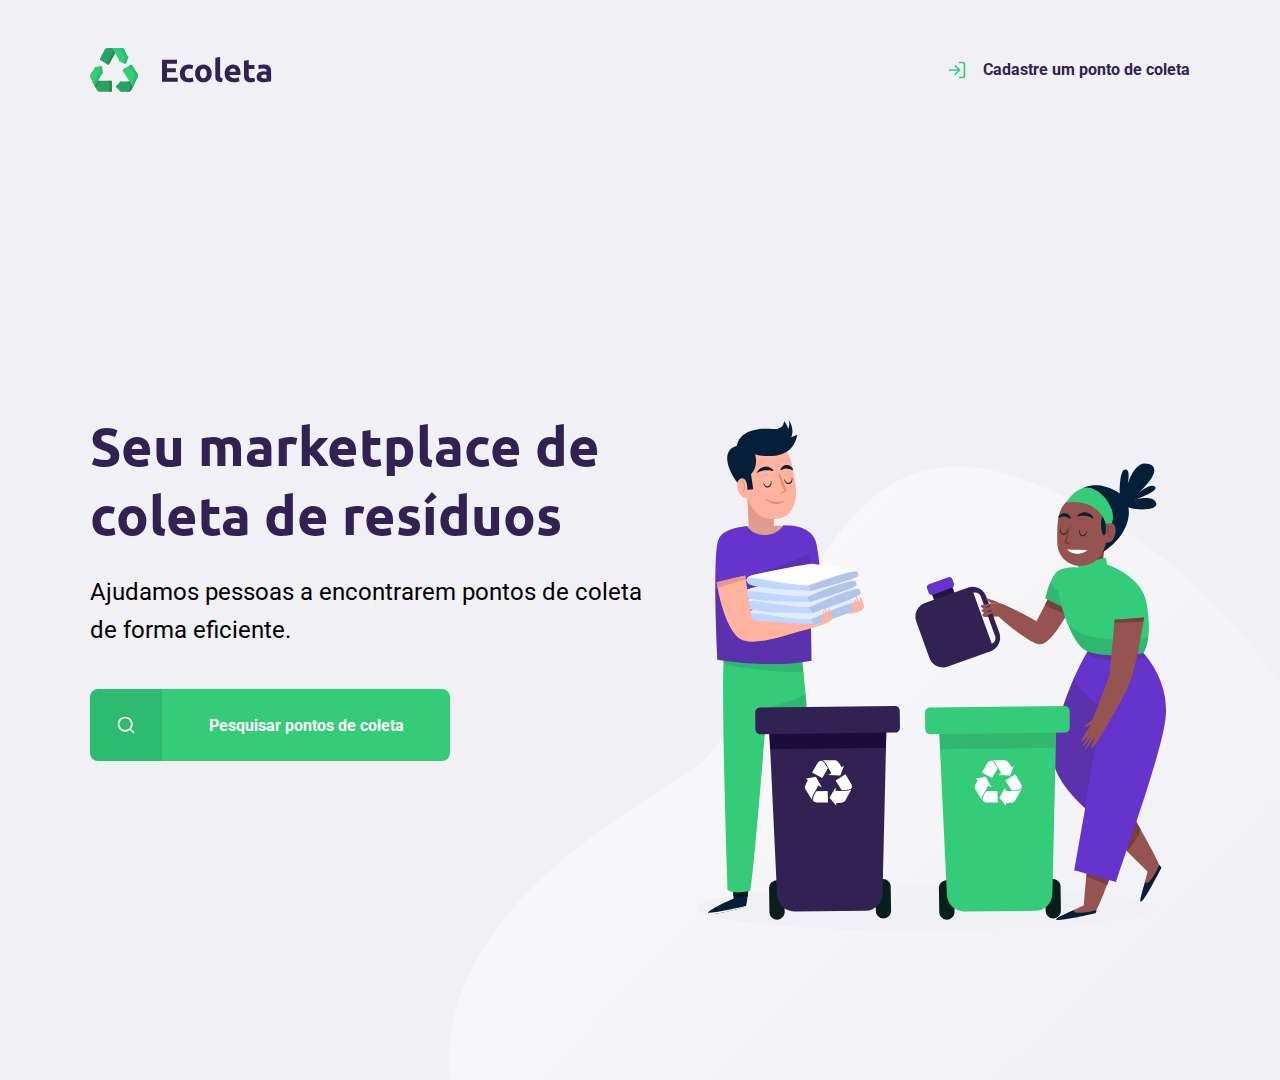
<file: src/index.html>
<!DOCTYPE html>

<html lang="pt-br">
    <head>
        <meta charset="utf-8">
        <meta name="viewport" content="width=device-width, inicial-scale=1.0">
        <title>Ecoleta</title>

        <link href="https://fonts.googleapis.com/css2?family=Roboto:wght@300;700&display=swap" rel="stylesheet">
        <link href="https://fonts.googleapis.com/css2?family=Ubuntu:wght@700&display=swap" rel="stylesheet">
        
        <link rel="stylesheet" href="styles/main.css">
    </head>
    
    <body>

        <div id="page-home">
            <div class="content">
                <header>
                    <a href="index.html"><img src="assets/logo.svg" alt="Logomarca"></a>
                    <a href="https://google.com.br">
                        <span></span>
                        Cadastre um ponto de coleta
                    </a>
                </header>

                <main>
                    <h1>Seu marketplace de coleta de resíduos</h1>
                    <p>Ajudamos pessoas a encontrarem pontos de coleta de forma eficiente.</p>
                    <a href="#">
                        <span></span>
                        <strong>Pesquisar pontos de coleta</strong>
                    </a>
                </main>
            </div>

        </div>
    </body>
</html>
</file>
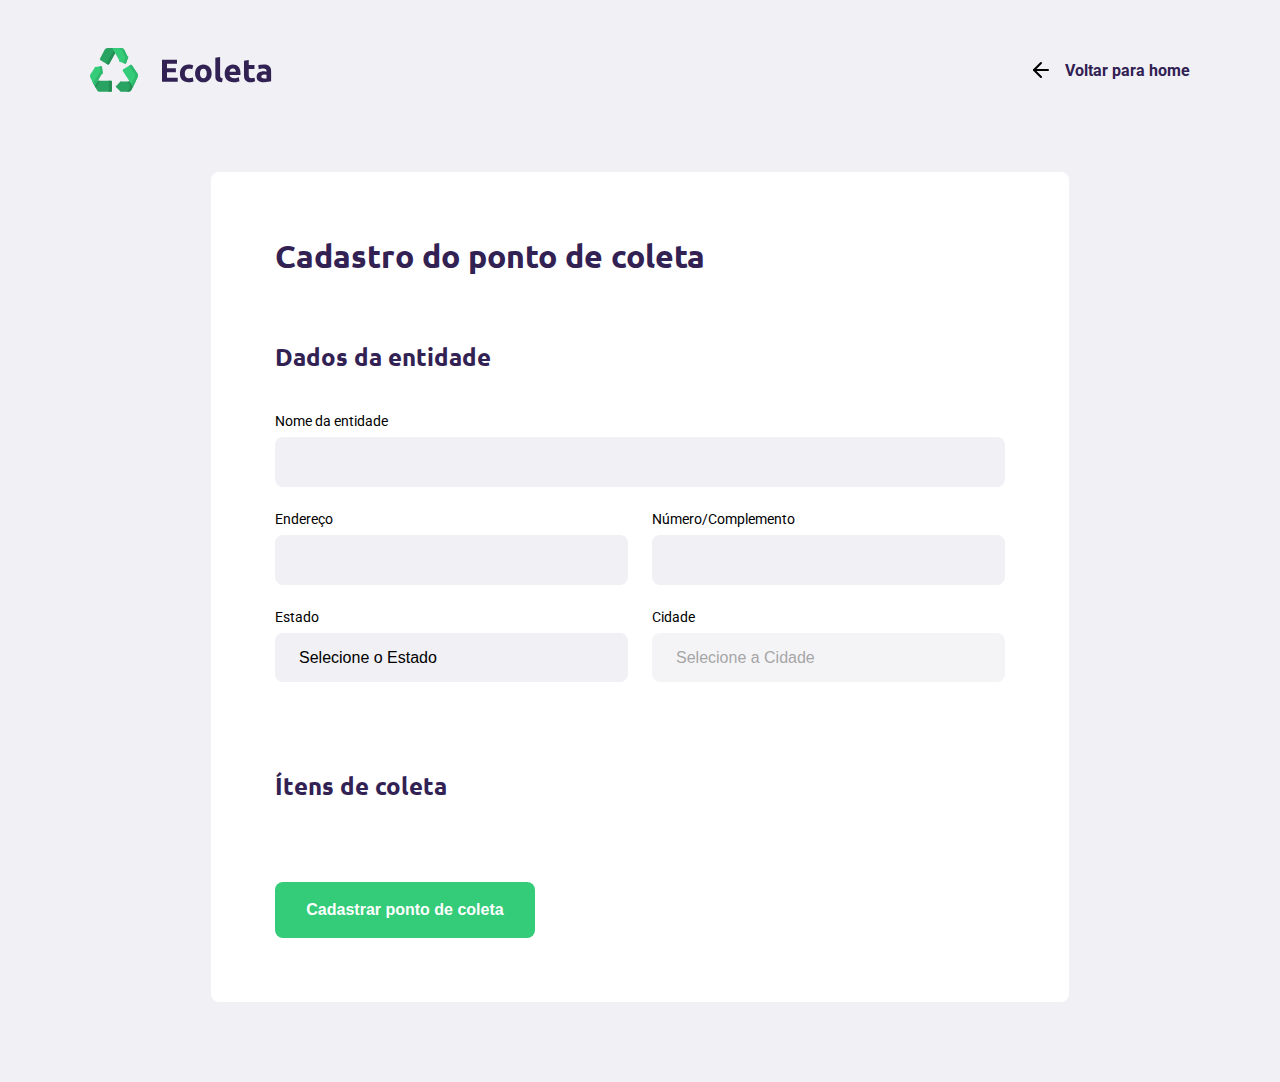
<file: src/create-point.html>
<!DOCTYPE html>

<html lang="pt-br">
    <head>
        <meta charset="utf-8">
        <meta name="viewport" content="width=device-width, inicial-scale=1.0">
        <title>Criar um Ponto de Coleta</title>

        <link href="https://fonts.googleapis.com/css2?family=Roboto:wght@300;700&display=swap" rel="stylesheet">
        <link href="https://fonts.googleapis.com/css2?family=Ubuntu:wght@700&display=swap" rel="stylesheet">
        
        <link rel="stylesheet" href="styles/main.css">
        <link rel="stylesheet" href="styles/create-point.css">
        <link rel="stylesheet" href="styles/responsive.css">
    </head>
    
    <body>

        <div id="page-create-point">
            <header>
                <a href="index.html"><img src="assets/logo.svg" alt="Logomarca"></a>
                <a href="https://google.com.br">
                    <span></span>
                    Voltar para home
                </a>
            </header>

            <form action="">
                <h1>Cadastro do ponto de coleta</h1>
                <fieldset>
                    <legend>
                        <h2>Dados da entidade</h2>
                    </legend>    
                    
                    <div class="field">
                        <label for="">Nome da entidade</label>
                        <input type="text" name="name">
                    </div>

                    <div class="field-group">
                        <div class="field">
                            <label for="address">Endereço</label>
                            <input type="text" name="address">
                        </div>
                        <div class="field">
                            <label for="address">Número/Complemento</label>
                            <input type="text" name="address2">
                        </div>
                    </div>

                    <div class="field-group">
                        <div class="field">
                            <label for="state">Estado</label>
                            <select name="uf">
                                <option value="">Selecione o Estado</option>
                            </select>

                            <input type="hidden" name="state">
                        </div>
                        <div class="field">
                            <label for="city">Cidade</label>
                            <select name="city" disabled>
                                <option value="">Selecione a Cidade</option>
                            </select>
                        </div>
                    </div>


                </fieldset>
                




                <fieldset>
                    <legend>
                        <h2>Ítens de coleta</h2>
                    </legend>
                </fieldset>

                <button type="submit">Cadastrar ponto de coleta</button>
            </form>
        </div>

        <script src="scripts/create-point.js"></script>
    </body>
</html>
</file>
<file: src/styles/main.css>
/*Cria uma 'variável' com o valor da cor*/
:root{
    --title-color: #322153;
    --primary-color: #34cb79;
}

*{
    margin: 0;
    padding: 0;
}

html{
    font-family: 'Roboto', sans-serif;
}

body{
    background-color: #f0f0f5;
    --webkit-font-smoothing: antialiased;
}

a{
    text-decoration: none;
}

h1, h2, h3, h4, h5, h6{
    color: var(--title-color);
    font-family: 'Ubuntu', sans-serif;
}

#page-home{
    height: 120vh;

    background: url('../assets/home-background.svg') no-repeat;
    background-position: 35vw bottom;
}

/*Limites laterais do conteúdo.*/
#page-home .content{
    width: 90%;
    /*Largura máxima de content*/
    max-width: 1100px;
    height: 100%;
    display: flex;
    flex-direction: column;

    /*Determina uma margem automática para a direita e esquerda, centralizando o conteúdo.*/
    /*
    Quando há um valor, aplica-se a todos os lados.
    Quando há apenas dois valores (margin: 0 auto .i.e), aplica-se o primeiro valor
    à Top e Bottom e depois à Left e Right.
    Quando há três valores, o primeiro aplica-se a Top, segundo a Left e Right e o último a Bottom
    Quando há 4 valores, aplica-se a Top - Right - Bottom - Left*/
    margin: 0 auto;
}

/*- - BOX-MODEL - -
Block: Exibição do elemento por toda a linha.
Inline: Box ocupa apenas o espaço mínimo necessário para o elemento.
*/
#page-home header{
    margin-top: 48px;
    /*Por fora do header, a caixa possui comportamento de block.
    Mas os elementos internos organizam-se em uma mesma linha (flex).*/
    display: flex;
    /*Alinha os itens verticalmente*/
    align-items: center;
    /*Justifica o conteúdo da linha, de modo que eles ocupem toda a linha com um espaço de preenchimento entre eles.*/
    justify-content: space-between;
}

#page-home header a{
    display: flex;
    font-weight: bold;
    color: var(--title-color);
}

#page-home header a span{
    display: flex;
    background-image: url(../assets/log-in.svg);
    width: 20px;
    height: 20px;

    margin-right: 16px;
}

#page-home main{
    max-width: 560px;

    flex: 1;
    
    display: flex;
    flex-direction: column;
    justify-content: center;
}

#page-home main h1{
    font-size: 54px;
}

#page-home main p{
    font-size: 24px;
    line-height: 38px;
    margin-top: 24px;
}

#page-home main a{
    width: 100%;
    max-width: 360px;
    height: 72px;

    border-radius: 8px;
    

    display: flex;
    align-items: center;

    margin-top: 40px;
    
    background-color: var(--primary-color);
    transition: 400ms;
}

#page-home main a:hover{
    background-color: #2fb86e;
}

#page-home main a span{
    border-top-left-radius: 8px;
    border-bottom-left-radius: 8px;
    width: 72px;
    height: 72px;

    background-color: rgba(0, 0, 0, 0.08);
    display: flex;
    align-items: center;
    justify-content: center ;
}

#page-home main a span::after{
    content: "";
    background-image: url(../assets/search.svg);

    width: 20px;
    height: 20px;
}    

#page-home main a strong{
    color: white;
    flex: 1;

    text-align: center;
}

@media (max-width: 900px){
    #page-home{
        background-position-x: 70vw;
    }

    #page-home .content{
        align-items: center;
        text-align: center;
    }

    #page-home header a{
        position: absolute;
        bottom: 48px;

        left: 50%;
        transform: translateX(-50%);
    }

    #page-home main{
        align-items: center;
    }
}
</file>
<file: src/styles/create-point.css>
#page-create-point{
    width: 90%;
    max-width: 1100px;
    
    /*Alinhamento ao centro*/
    margin: 0 auto;
}

#page-create-point header{
    margin-top: 48px;
    /*Distribui o conteúdo por toda a linha e justifica*/
    display: flex;
    justify-content: space-between;
    align-items: center;
}

#page-create-point header a{
    color: var(--title-color);
    font-weight: bold;

    display: flex;
    align-items: center;
}

#page-create-point header a span{
    background-image: url(../assets/arrow-left.svg);
    /*Largura e altura mínimas para exibição do svg.*/
    width: 20px;
    height: 24px;
    /*Para que o svg não fique 'colado' no texto.*/
    margin-right: 16px;
    display: flex;
}

/*Configs gerais para o form*/
form{
    background-color: #fff;
    /*Preenchimento interno*/
    padding: 64px;
    /*Curvatura da borda*/
    border-radius: 8px;

    max-width: 730px;

    /*Alinhamento de caixa pelo lado de fora*/
    margin: 80px auto;
}

form h1{
    font-weight: 36px;
}

form fieldset{
    margin-top: 64px;
    border: 0;
}

form legend{
    margin-bottom: 40px;
}

form legend h2{
    font-size: 24px;
}

form .field{
    flex: 1;
    display: flex;
    flex-direction: column;
    margin-bottom: 24px;
}

form .field-group{
    display: flex;
}

form input, form select{
    background-color: #f0f0f5;
    border: 0;

    padding: 16px 24px;
    font-size: 16px;

    border-radius: 8px;

    /*outline: none;*/
}

form select{
    /*Tira as estilizações do select*/
    -webkit-appearance: none;
    -moz-appearance: none;
    appearance: none;
}

form label{
    font-size: 14px;
    margin-bottom: 8px;
}
/*para desgrudar os campos input*/
/*Pegar o field que possui um field que possui um field em seguida*/
form .field-group .field + .field{
    margin-left: 24px;
}


form button{
    width: 260px;
    height: 56px;

    background-color: var(--primary-color);
    border-radius: 8px;

    color: white;
    font-weight: bold;
    font-size: 16px;

    border: 0;
    margin-top: 40px;
    transition: background-color 400ms;
    cursor: pointer;
}   

form button:hover{
    background-color: #2fb86e;
}
</file>
<file: src/styles/responsive.css>
@media (max-width: 900px){
    #page-home{
        background-position-x: 70vw;
    }

    #page-home .content{
        align-items: center;
        text-align: center;
    }

    #page-home header a{
        position: absolute;
        bottom: 48px;

        left: 50%;
        transform: translateX(-50%);
    }

    #page-home main{
        align-items: center;
    }
}

@media(min-width: 1700px){
    #page-home{
        background-position-x: 40vw;
    }
}

@media(max-height: 760px){
    #page-home{
        background-position-y: 200px;
    }
}
</file>
